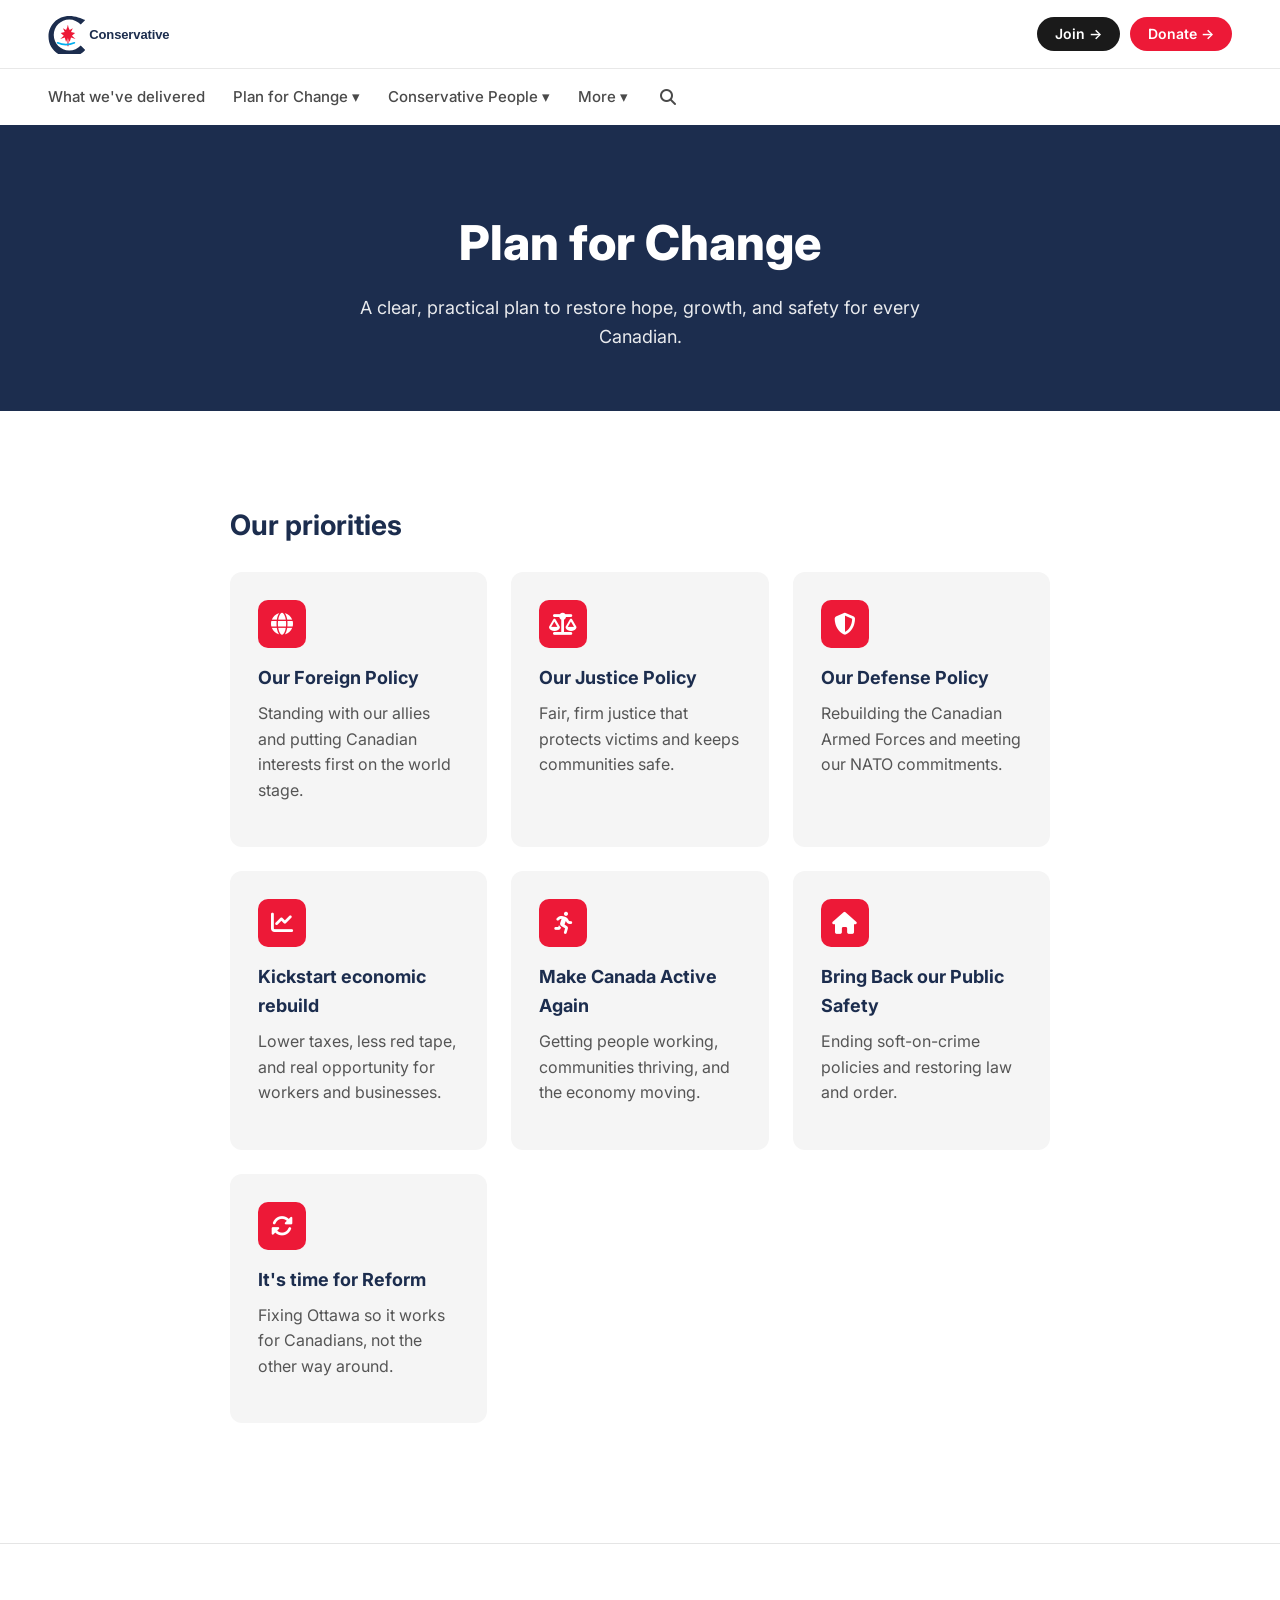
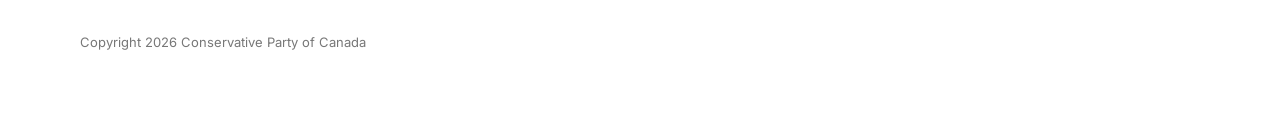
<file: plan-for-change.html>
<!DOCTYPE html>
<html lang="en">
<head>
  <meta charset="UTF-8">
  <meta name="viewport" content="width=device-width, initial-scale=1.0">
  <title>Plan for Change | Conservative Party of Canada</title>
  <link href="https://fonts.googleapis.com/css2?family=Inter:wght@400;500;600;700;800&display=swap" rel="stylesheet">
  <link rel="stylesheet" href="css/styles.css">
  <link rel="stylesheet" href="https://cdnjs.cloudflare.com/ajax/libs/font-awesome/6.5.1/css/all.min.css">
</head>
<body>
  <header class="header">
    <div class="header-top">
      <a href="index.html" class="logo"><img src="assets/logo.svg" alt="Conservative Party of Canada"></a>
      <div class="header-actions">
        <a href="join.html" class="btn btn-join">Join →</a>
        <a href="donate.html" class="btn btn-donate">Donate →</a>
      </div>
    </div>
    <div class="header-divider"></div>
    <nav class="nav">
      <a href="what-weve-delivered.html">What we've delivered</a>
      <div class="dropdown"><span class="dropdown-toggle">Plan for Change ▾</span>
        <div class="dropdown-menu">
          <a href="plan-for-change.html">Overview</a>
          <a href="foreign-policy.html">Our Foreign Policy</a>
          <a href="justice-policy.html">Our Justice Policy</a>
          <a href="defense-policy.html">Our Defense Policy</a>
          <a href="economic-rebuild.html">Kickstart economic rebuild</a>
          <a href="active-again.html">Make Canada Active Again</a>
          <a href="public-safety.html">Bring Back our Public Safety</a>
          <a href="reform.html">It's time for Reform</a>
        </div>
      </div>
      <div class="dropdown"><span class="dropdown-toggle">Conservative People ▾</span>
        <div class="dropdown-menu">
          <a href="team.html">Meet the Conservative team</a>
          <a href="cabinet.html">Cabinet Picks</a>
          <a href="mps.html">Members of Parliament</a>
        </div>
      </div>
      <div class="dropdown"><span class="dropdown-toggle">More ▾</span>
        <div class="dropdown-menu">
          <a href="about.html">About Us</a>
          <a href="constitution.html">Party Constitution</a>
          <a href="electoral-laws.html">Electoral Laws</a>
          <a href="contact.html">Contact us</a>
          <a href="careers.html">Careers</a>
        </div>
      </div>
      <span class="search-icon"><i class="fas fa-search"></i></span>
    </nav>
  </header>

  <section class="page-hero">
    <h1>Plan for Change</h1>
    <p>A clear, practical plan to restore hope, growth, and safety for every Canadian.</p>
  </section>

  <div class="content">
    <h2>Our priorities</h2>
    <div class="plan-grid" style="margin-top:24px;">
      <a href="foreign-policy.html" class="plan-card">
        <div class="icon"><i class="fas fa-globe"></i></div>
        <h3>Our Foreign Policy</h3>
        <p>Standing with our allies and putting Canadian interests first on the world stage.</p>
      </a>
      <a href="justice-policy.html" class="plan-card">
        <div class="icon"><i class="fas fa-balance-scale"></i></div>
        <h3>Our Justice Policy</h3>
        <p>Fair, firm justice that protects victims and keeps communities safe.</p>
      </a>
      <a href="defense-policy.html" class="plan-card">
        <div class="icon"><i class="fas fa-shield-alt"></i></div>
        <h3>Our Defense Policy</h3>
        <p>Rebuilding the Canadian Armed Forces and meeting our NATO commitments.</p>
      </a>
      <a href="economic-rebuild.html" class="plan-card">
        <div class="icon"><i class="fas fa-chart-line"></i></div>
        <h3>Kickstart economic rebuild</h3>
        <p>Lower taxes, less red tape, and real opportunity for workers and businesses.</p>
      </a>
      <a href="active-again.html" class="plan-card">
        <div class="icon"><i class="fas fa-running"></i></div>
        <h3>Make Canada Active Again</h3>
        <p>Getting people working, communities thriving, and the economy moving.</p>
      </a>
      <a href="public-safety.html" class="plan-card">
        <div class="icon"><i class="fas fa-home"></i></div>
        <h3>Bring Back our Public Safety</h3>
        <p>Ending soft-on-crime policies and restoring law and order.</p>
      </a>
      <a href="reform.html" class="plan-card">
        <div class="icon"><i class="fas fa-sync-alt"></i></div>
        <h3>It's time for Reform</h3>
        <p>Fixing Ottawa so it works for Canadians, not the other way around.</p>
      </a>
    </div>
  </div>

  <footer class="footer">
    <div class="footer-bottom" style="border:none;padding:40px;">
      <div>Copyright 2026 Conservative Party of Canada</div>
    </div>
  </footer>
</body>
</html>
</file>
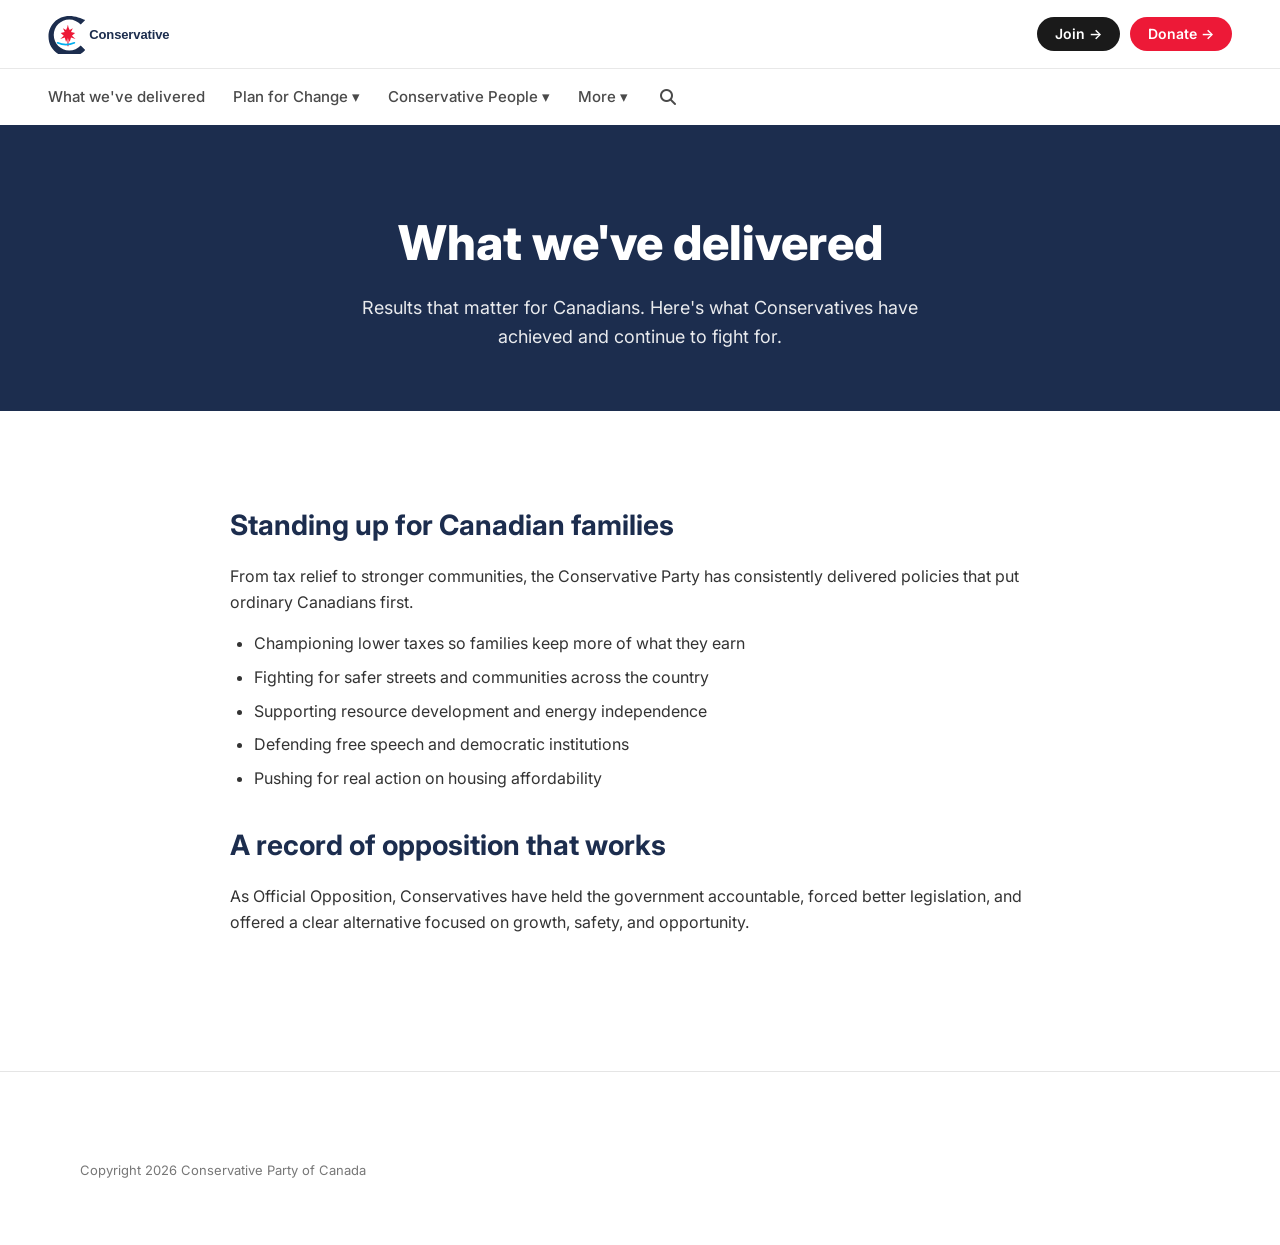
<file: what-weve-delivered.html>
<!DOCTYPE html>
<html lang="en">
<head>
  <meta charset="UTF-8">
  <meta name="viewport" content="width=device-width, initial-scale=1.0">
  <title>What we've delivered | Conservative Party of Canada</title>
  <link href="https://fonts.googleapis.com/css2?family=Inter:wght@400;500;600;700;800&display=swap" rel="stylesheet">
  <link rel="stylesheet" href="css/styles.css">
  <link rel="stylesheet" href="https://cdnjs.cloudflare.com/ajax/libs/font-awesome/6.5.1/css/all.min.css">
</head>
<body>
  <header class="header">
    <div class="header-top">
      <a href="index.html" class="logo"><img src="assets/logo.svg" alt="Conservative Party of Canada"></a>
      <div class="header-actions">
        <a href="join.html" class="btn btn-join">Join →</a>
        <a href="donate.html" class="btn btn-donate">Donate →</a>
      </div>
    </div>
    <div class="header-divider"></div>
    <nav class="nav">
      <a href="what-weve-delivered.html">What we've delivered</a>
      <div class="dropdown"><span class="dropdown-toggle">Plan for Change ▾</span>
        <div class="dropdown-menu">
          <a href="plan-for-change.html">Overview</a>
          <a href="foreign-policy.html">Our Foreign Policy</a>
          <a href="justice-policy.html">Our Justice Policy</a>
          <a href="defense-policy.html">Our Defense Policy</a>
          <a href="economic-rebuild.html">Kickstart economic rebuild</a>
          <a href="active-again.html">Make Canada Active Again</a>
          <a href="public-safety.html">Bring Back our Public Safety</a>
          <a href="reform.html">It's time for Reform</a>
        </div>
      </div>
      <div class="dropdown"><span class="dropdown-toggle">Conservative People ▾</span>
        <div class="dropdown-menu">
          <a href="team.html">Meet the Conservative team</a>
          <a href="cabinet.html">Cabinet Picks</a>
          <a href="mps.html">Members of Parliament</a>
        </div>
      </div>
      <div class="dropdown"><span class="dropdown-toggle">More ▾</span>
        <div class="dropdown-menu">
          <a href="about.html">About Us</a>
          <a href="constitution.html">Party Constitution</a>
          <a href="electoral-laws.html">Electoral Laws</a>
          <a href="contact.html">Contact us</a>
          <a href="careers.html">Careers</a>
        </div>
      </div>
      <span class="search-icon"><i class="fas fa-search"></i></span>
    </nav>
  </header>

  <section class="page-hero">
    <h1>What we've delivered</h1>
    <p>Results that matter for Canadians. Here's what Conservatives have achieved and continue to fight for.</p>
  </section>

  <div class="content">
    <h2>Standing up for Canadian families</h2>
    <p>From tax relief to stronger communities, the Conservative Party has consistently delivered policies that put ordinary Canadians first.</p>
    <ul>
      <li>Championing lower taxes so families keep more of what they earn</li>
      <li>Fighting for safer streets and communities across the country</li>
      <li>Supporting resource development and energy independence</li>
      <li>Defending free speech and democratic institutions</li>
      <li>Pushing for real action on housing affordability</li>
    </ul>
    <h2>A record of opposition that works</h2>
    <p>As Official Opposition, Conservatives have held the government accountable, forced better legislation, and offered a clear alternative focused on growth, safety, and opportunity.</p>
  </div>

  <footer class="footer">
    <div class="footer-bottom" style="border:none;padding:40px;">
      <div>Copyright 2026 Conservative Party of Canada</div>
    </div>
  </footer>
</body>
</html>
</file>
<file: css/styles.css>
:root {
  --primary: #1c2d4e;
  --accent: #ed1937;
  --accent-hover: #c4122e;
  --white: #ffffff;
  --light-gray: #f5f5f5;
  --dark: #1a1a1a;
  --text: #333333;
  --nav-text: #4a4a4a;
  --font: 'Inter', -apple-system, BlinkMacSystemFont, 'Segoe UI', Roboto, Oxygen, Ubuntu, sans-serif;
}

* {
  margin: 0;
  padding: 0;
  box-sizing: border-box;
}

body {
  font-family: var(--font);
  color: var(--text);
  line-height: 1.6;
  background: var(--white);
}

a {
  text-decoration: none;
  color: inherit;
}

img {
  max-width: 100%;
  height: auto;
  display: block;
}

/* ========== HEADER (matches Labour style) ========== */
.header {
  background: var(--white);
  position: sticky;
  top: 0;
  z-index: 1000;
}

.header-top {
  display: flex;
  justify-content: space-between;
  align-items: center;
  padding: 14px 48px;
  max-width: 1400px;
  margin: 0 auto;
}

.logo {
  display: flex;
  align-items: center;
  height: 40px;
}

.logo img,
.logo svg {
  height: 40px;
  width: auto;
}

.header-actions {
  display: flex;
  gap: 10px;
  align-items: center;
}

.btn {
  display: inline-flex;
  align-items: center;
  gap: 6px;
  padding: 9px 18px;
  border-radius: 999px;
  font-weight: 600;
  font-size: 14px;
  border: none;
  cursor: pointer;
  transition: all 0.2s ease;
  line-height: 1.2;
}

.btn-join {
  background: #1a1a1a;
  color: var(--white);
}

.btn-join:hover {
  background: #333;
}

.btn-donate {
  background: var(--accent);
  color: var(--white);
}

.btn-donate:hover {
  background: var(--accent-hover);
}

.btn-primary {
  background: var(--accent);
  color: var(--white);
}

.btn-primary:hover {
  background: var(--accent-hover);
}

.btn-outline {
  background: transparent;
  color: var(--primary);
  border: 1.5px solid var(--primary);
}

.btn-outline:hover {
  background: var(--primary);
  color: var(--white);
}

.header-divider {
  height: 1px;
  background: #e8e8e8;
  width: 100%;
}

.nav {
  display: flex;
  align-items: center;
  gap: 28px;
  padding: 12px 48px;
  max-width: 1400px;
  margin: 0 auto;
}

.nav a,
.nav .dropdown-toggle {
  font-size: 15px;
  font-weight: 500;
  color: var(--nav-text);
  padding: 4px 0;
  position: relative;
  cursor: pointer;
  white-space: nowrap;
}

.nav a:hover,
.nav .dropdown-toggle:hover {
  color: var(--accent);
}

.nav a::after,
.nav .dropdown-toggle::after {
  content: '';
  position: absolute;
  bottom: -2px;
  left: 0;
  width: 0;
  height: 2px;
  background: var(--accent);
  transition: width 0.2s ease;
}

.nav a:hover::after,
.nav .dropdown-toggle:hover::after {
  width: 100%;
}

.dropdown {
  position: relative;
}

.dropdown-menu {
  display: none;
  position: absolute;
  top: calc(100% + 8px);
  left: 0;
  background: var(--white);
  border: 1px solid #e5e5e5;
  border-radius: 8px;
  box-shadow: 0 12px 40px rgba(0,0,0,0.12);
  min-width: 240px;
  padding: 8px 0;
  z-index: 100;
}

.dropdown:hover .dropdown-menu,
.dropdown.open .dropdown-menu {
  display: block;
}

.dropdown-menu a {
  display: block;
  padding: 10px 18px;
  font-size: 14px;
  color: var(--text);
}

.dropdown-menu a:hover {
  background: var(--light-gray);
  color: var(--accent);
}

.dropdown-menu a::after {
  display: none;
}

.search-icon {
  cursor: pointer;
  color: var(--nav-text);
  font-size: 16px;
  margin-left: 4px;
  display: flex;
  align-items: center;
}

.search-icon:hover {
  color: var(--accent);
}

/* Hero and rest of styles remain the same */
.hero {
  position: relative;
  height: 560px;
  background: linear-gradient(135deg, var(--primary) 0%, #0f1a2e 100%);
  overflow: hidden;
  display: flex;
  align-items: center;
}

.hero-bg {
  position: absolute;
  inset: 0;
  background: url('https://images.unsplash.com/photo-1529107386315-e1a2ed48a620?w=1600&q=80') center/cover no-repeat;
  opacity: 0.45;
}

.hero-content {
  position: relative;
  z-index: 2;
  max-width: 1400px;
  margin: 0 auto;
  padding: 0 40px;
  width: 100%;
  display: flex;
  justify-content: space-between;
  align-items: center;
}

.hero-text h1 {
  font-size: 72px;
  font-weight: 800;
  color: var(--white);
  line-height: 1.05;
  letter-spacing: -1.5px;
  margin-bottom: 28px;
  text-shadow: 0 2px 20px rgba(0,0,0,0.3);
}

.hero-buttons {
  display: flex;
  gap: 16px;
}

.quote-section {
  background: var(--accent);
  color: var(--white);
  padding: 60px 40px;
  display: flex;
  max-width: 1400px;
  margin: 0 auto;
  gap: 40px;
  align-items: center;
}

.quote-text { flex: 1; }
.quote-text h2 { font-size: 42px; font-weight: 800; line-height: 1.15; margin-bottom: 16px; }
.quote-text p { font-size: 18px; opacity: 0.95; }

.video-card {
  flex: 0 0 420px;
  background: var(--primary);
  border-radius: 12px;
  overflow: hidden;
  box-shadow: 0 20px 50px rgba(0,0,0,0.25);
}
.video-card img { width: 100%; height: 240px; object-fit: cover; }
.video-card .video-info { padding: 16px 20px; color: var(--white); }
.video-card .video-info h3 { font-size: 16px; font-weight: 700; }
.video-card .video-info p { font-size: 13px; opacity: 0.8; margin-top: 4px; }

.section { max-width: 1400px; margin: 0 auto; padding: 60px 40px; }
.section-header { display: flex; justify-content: space-between; align-items: center; margin-bottom: 28px; }
.section-header h2 { font-size: 28px; font-weight: 700; color: var(--primary); }
.section-header a { color: var(--accent); font-weight: 600; font-size: 15px; }

.stories-grid { display: grid; grid-template-columns: repeat(4, 1fr); gap: 20px; }
.story-card { border-radius: 12px; overflow: hidden; background: var(--white); box-shadow: 0 4px 20px rgba(0,0,0,0.06); transition: transform 0.2s; }
.story-card:hover { transform: translateY(-4px); }
.story-card img { width: 100%; height: 160px; object-fit: cover; }
.story-card .story-body { padding: 16px; }
.story-card h3 { font-size: 15px; font-weight: 600; color: var(--primary); margin-bottom: 6px; }
.story-card .date { font-size: 13px; color: #888; }

.plan-grid { display: grid; grid-template-columns: repeat(3, 1fr); gap: 24px; margin-top: 20px; }
.plan-card { background: var(--light-gray); border-radius: 12px; padding: 28px; transition: box-shadow 0.2s; }
.plan-card:hover { box-shadow: 0 8px 30px rgba(0,0,0,0.08); }
.plan-card .icon { width: 48px; height: 48px; background: var(--accent); border-radius: 10px; display: flex; align-items: center; justify-content: center; color: white; font-size: 22px; margin-bottom: 16px; }
.plan-card h3 { font-size: 18px; font-weight: 700; color: var(--primary); margin-bottom: 8px; }
.plan-card p { font-size: 14px; color: #555; }

.signup-section { background: var(--accent); color: var(--white); border-radius: 16px; padding: 48px; display: flex; gap: 48px; max-width: 1200px; margin: 40px auto; }
.signup-text { flex: 1; }
.signup-text h2 { font-size: 36px; font-weight: 800; line-height: 1.2; margin-bottom: 12px; }
.signup-text p { font-size: 16px; opacity: 0.9; }
.signup-form { flex: 1; display: grid; grid-template-columns: 1fr 1fr; gap: 16px; }
.signup-form .full { grid-column: 1 / -1; }
.signup-form label { display: block; font-size: 13px; font-weight: 600; margin-bottom: 6px; }
.signup-form input[type="text"], .signup-form input[type="email"] { width: 100%; padding: 12px 14px; border: none; border-radius: 8px; font-size: 15px; }
.radio-group { display: flex; flex-direction: column; gap: 8px; }
.radio-group label { display: flex; align-items: center; gap: 8px; font-weight: 400; font-size: 14px; cursor: pointer; }
.signup-form .submit-btn { grid-column: 1 / -1; background: var(--primary); color: white; border: none; padding: 14px; border-radius: 8px; font-size: 16px; font-weight: 700; cursor: pointer; margin-top: 8px; }
.signup-form .submit-btn:hover { background: #152238; }
.form-note { grid-column: 1 / -1; font-size: 12px; opacity: 0.8; margin-top: 4px; }

.banner { position: relative; height: 320px; border-radius: 16px; overflow: hidden; margin: 40px auto; max-width: 1400px; display: flex; align-items: center; }
.banner-bg { position: absolute; inset: 0; background: center/cover no-repeat; filter: brightness(0.55); }
.banner-content { position: relative; z-index: 2; padding: 0 48px; color: white; max-width: 500px; }
.banner-content h2 { font-size: 36px; font-weight: 800; margin-bottom: 12px; }
.banner-content p { font-size: 16px; margin-bottom: 20px; opacity: 0.95; }

.footer { background: var(--white); border-top: 1px solid #e5e5e5; padding: 48px 40px 24px; margin-top: 60px; }
.footer-grid { max-width: 1400px; margin: 0 auto; display: grid; grid-template-columns: 1.5fr repeat(5, 1fr); gap: 32px; margin-bottom: 40px; }
.footer-brand p { font-size: 13px; color: #666; margin-top: 12px; line-height: 1.5; }
.footer-col h4 { font-size: 14px; font-weight: 700; color: var(--primary); margin-bottom: 16px; }
.footer-col a { display: block; font-size: 13px; color: #555; margin-bottom: 10px; }
.footer-col a:hover { color: var(--accent); }
.footer-bottom { max-width: 1400px; margin: 0 auto; padding-top: 24px; border-top: 1px solid #eee; display: flex; justify-content: space-between; align-items: center; font-size: 13px; color: #777; }
.socials { display: flex; gap: 16px; }
.socials a { color: #555; font-size: 18px; }

.page-hero { background: var(--primary); color: white; padding: 80px 40px 60px; text-align: center; }
.page-hero h1 { font-size: 48px; font-weight: 800; margin-bottom: 12px; }
.page-hero p { font-size: 18px; opacity: 0.9; max-width: 600px; margin: 0 auto; }
.content { max-width: 900px; margin: 0 auto; padding: 60px 40px; }
.content h2 { font-size: 28px; color: var(--primary); margin: 32px 0 16px; }
.content p { margin-bottom: 16px; font-size: 16px; }
.content ul { margin: 16px 0 16px 24px; }
.content li { margin-bottom: 8px; }

@media (max-width: 1024px) {
  .stories-grid { grid-template-columns: repeat(2, 1fr); }
  .plan-grid { grid-template-columns: 1fr; }
  .quote-section { flex-direction: column; }
  .video-card { flex: none; width: 100%; }
  .signup-section { flex-direction: column; }
  .footer-grid { grid-template-columns: 1fr 1fr; }
  .hero-text h1 { font-size: 48px; }
}

@media (max-width: 640px) {
  .header-top, .nav { padding-left: 20px; padding-right: 20px; }
  .nav { gap: 16px; overflow-x: auto; }
  .stories-grid { grid-template-columns: 1fr; }
  .hero { height: auto; padding: 60px 0; }
  .hero-content { flex-direction: column; text-align: center; }
  .hero-text h1 { font-size: 40px; }
  .footer-grid { grid-template-columns: 1fr; }
}
</file>
